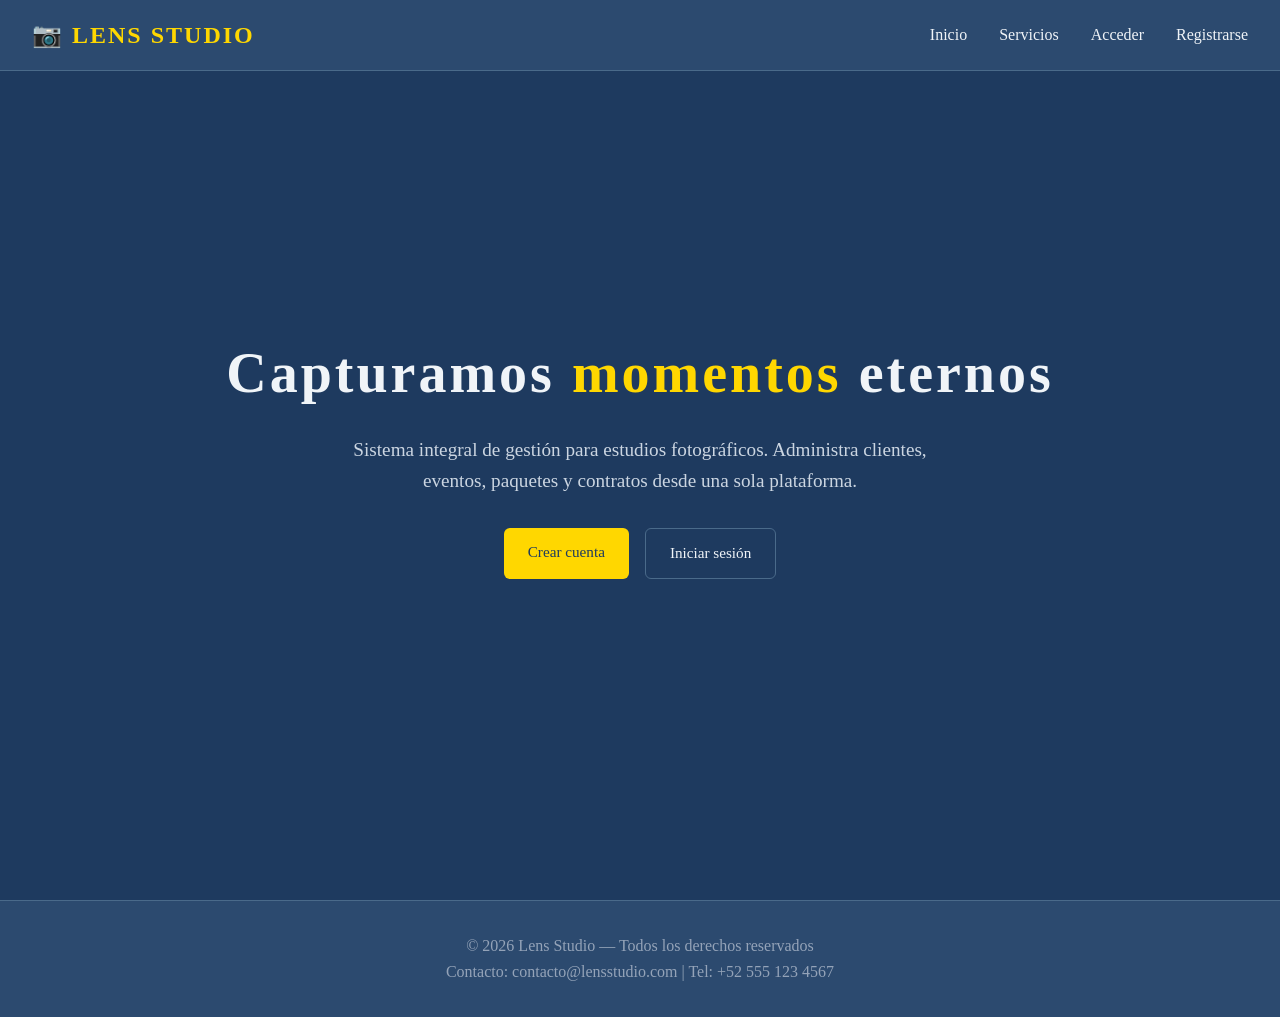
<file: index.html>
<!DOCTYPE html>
<html lang="es">
<head>
    <meta charset="UTF-8">
    <meta name="viewport" content="width=device-width, initial-scale=1.0">
    <title>Lens Studio — Fotografía Profesional</title>
    <link rel="stylesheet" href="css/stylesFoto.css">
</head>
<body>

    <header class="navbar">
        <div class="logo">📷 LENS STUDIO</div>
        <nav>
            <ul>
                <li><a href="index.html">Inicio</a></li>
                <li><a href="#servicios">Servicios</a></li>
                <li><a href="login.html">Acceder</a></li>
                <li><a href="registro.html">Registrarse</a></li>
            </ul>
        </nav>
    </header>

    <section class="hero">
        <h1>Capturamos <span>momentos</span> eternos</h1>
        <p>Sistema integral de gestión para estudios fotográficos. Administra clientes, eventos, paquetes y contratos desde una sola plataforma.</p>
        <div class="hero-buttons">
            <a href="./pages/registro.html" class="btn btn-primary">Crear cuenta</a>
            <a href="./pages/login.html" class="btn btn-secondary">Iniciar sesión</a>
        </div>
    </section>

    <footer>
        <p>© 2026 Lens Studio — Todos los derechos reservados</p>
        <p>Contacto: contacto@lensstudio.com | Tel: +52 555 123 4567</p>
    </footer>

</body>
</html>
</file>
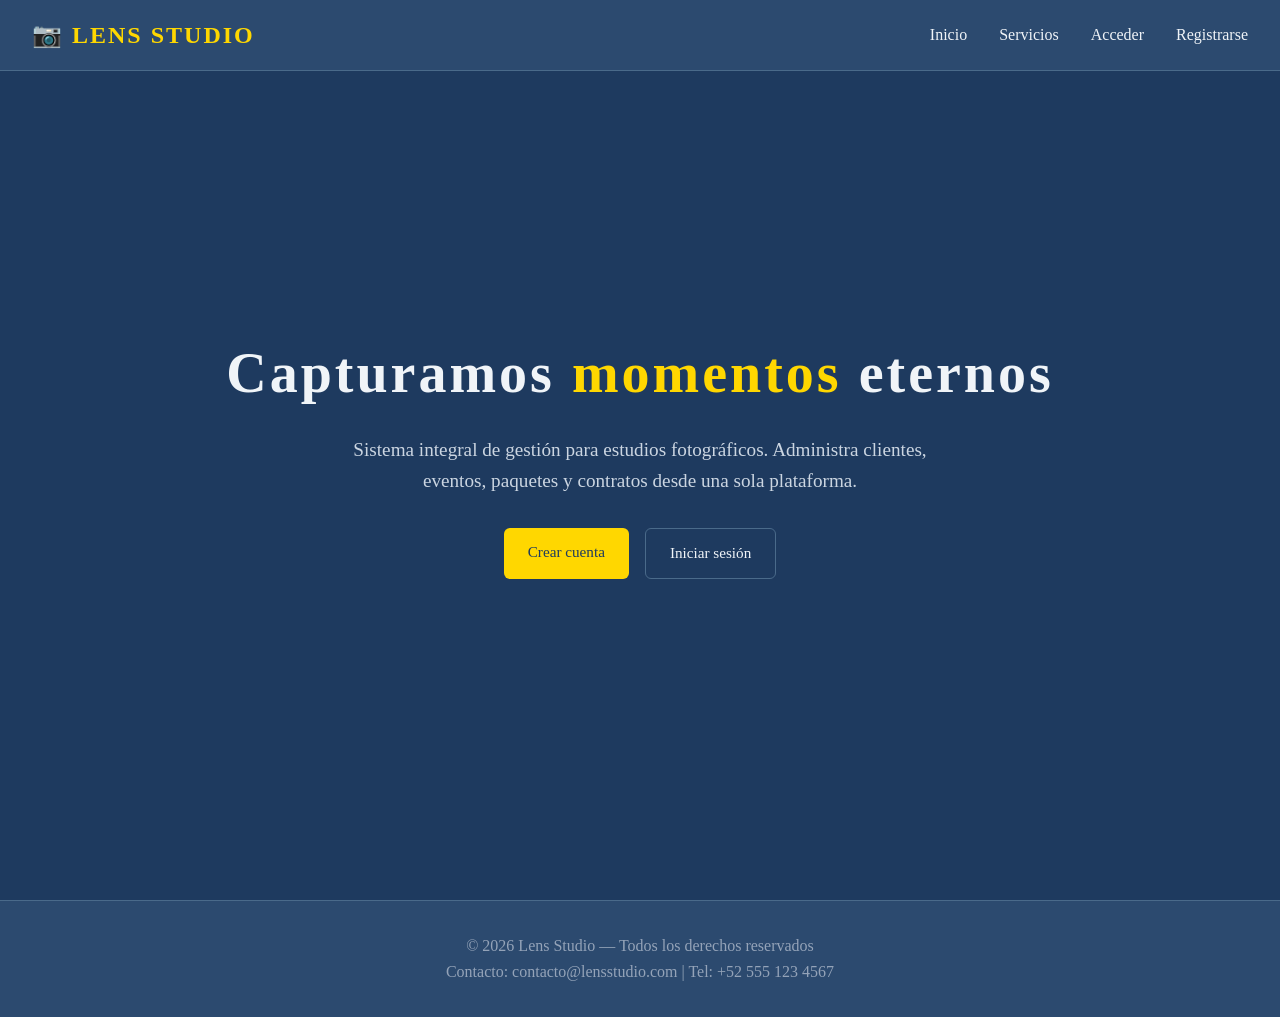
<file: indexFotografias.html>
<!DOCTYPE html>
<html lang="es">
<head>
    <meta charset="UTF-8">
    <meta name="viewport" content="width=device-width, initial-scale=1.0">
    <title>Lens Studio — Fotografía Profesional</title>
    <link rel="stylesheet" href="css/stylesFoto.css">
</head>
<body>

    <header class="navbar">
        <div class="logo">📷 LENS STUDIO</div>
        <nav>
            <ul>
                <li><a href="index.html">Inicio</a></li>
                <li><a href="#servicios">Servicios</a></li>
                <li><a href="login.html">Acceder</a></li>
                <li><a href="registro.html">Registrarse</a></li>
            </ul>
        </nav>
    </header>

    <section class="hero">
        <h1>Capturamos <span>momentos</span> eternos</h1>
        <p>Sistema integral de gestión para estudios fotográficos. Administra clientes, eventos, paquetes y contratos desde una sola plataforma.</p>
        <div class="hero-buttons">
            <a href="registro.html" class="btn btn-primary">Crear cuenta</a>
            <a href="login.html" class="btn btn-secondary">Iniciar sesión</a>
        </div>
    </section>

    <footer>
        <p>© 2026 Lens Studio — Todos los derechos reservados</p>
        <p>Contacto: contacto@lensstudio.com | Tel: +52 555 123 4567</p>
    </footer>

</body>
</html>
</file>
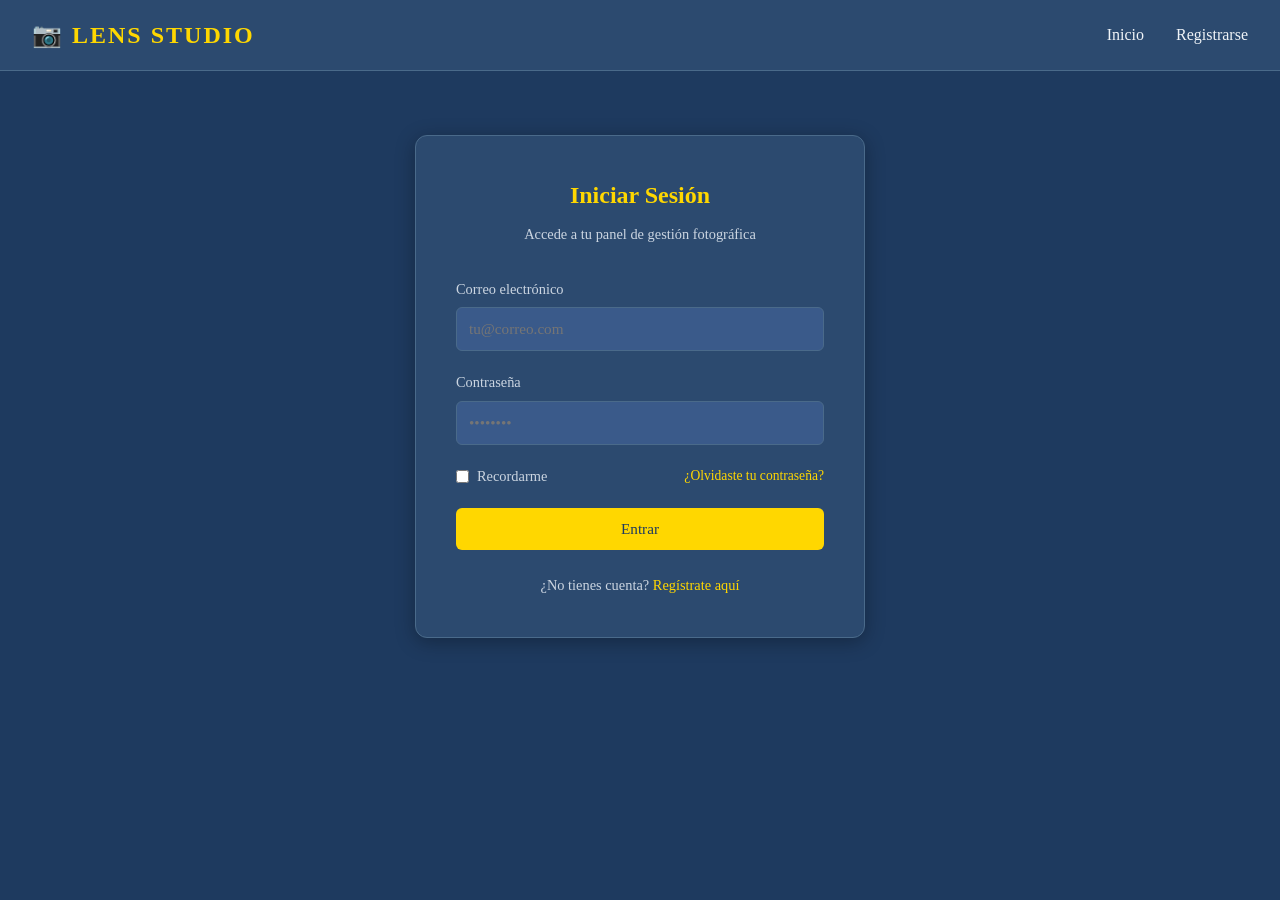
<file: login.html>
<!DOCTYPE html>
<html lang="es">
<head>
    <meta charset="UTF-8">
    <title>Iniciar Sesión — Lens Studio</title>
    <link rel="stylesheet" href="css/stylesFoto.css">
</head>
<body>

    <header class="navbar">
        <div class="logo">📷 LENS STUDIO</div>
        <nav>
            <ul>
                <li><a href="index.html">Inicio</a></li>
                <li><a href="registro.html">Registrarse</a></li>
            </ul>
        </nav>
    </header>

    <div class="form-container">
        <h2>Iniciar Sesión</h2>
        <p class="subtitle">Accede a tu panel de gestión fotográfica</p>

        <form action="panel.html" method="GET">
            <div class="form-group">
                <label for="email">Correo electrónico</label>
                <input type="email" id="email" name="email" placeholder="tu@correo.com" required>
            </div>

            <div class="form-group">
                <label for="password">Contraseña</label>
                <input type="password" id="password" name="password" placeholder="••••••••" required>
            </div>

            <div class="form-group" style="display:flex; justify-content:space-between; align-items:center;">
                <label style="display:flex; align-items:center; gap:0.5rem; margin:0;">
                    <input type="checkbox" style="width:auto;"> Recordarme
                </label>
                <a href="recuperar.html" style="font-size:0.85rem;">¿Olvidaste tu contraseña?</a>
            </div>

            <button type="submit" class="btn btn-primary" style="width:100%;">Entrar</button>
        </form>

        <p class="form-footer">
            ¿No tienes cuenta? <a href="registro.html">Regístrate aquí</a>
        </p>
    </div>

</body>
</html>
</file>
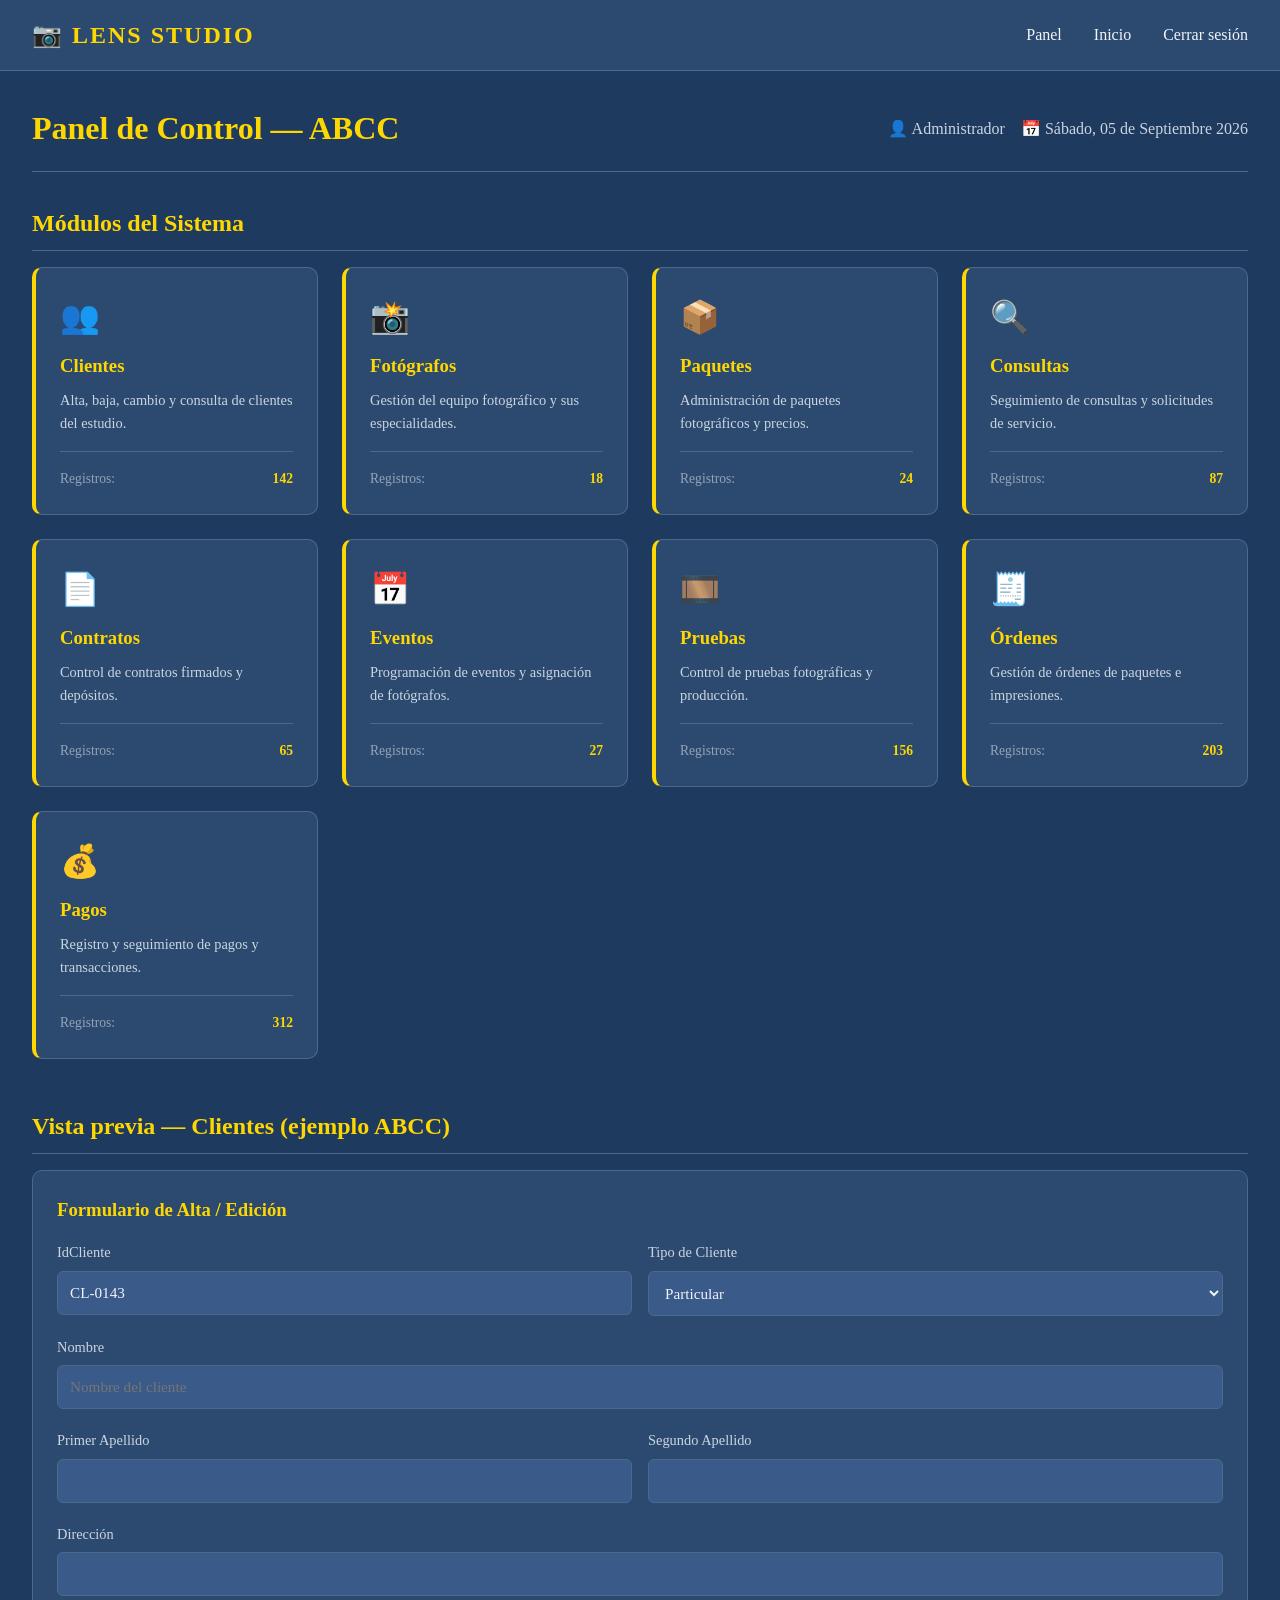
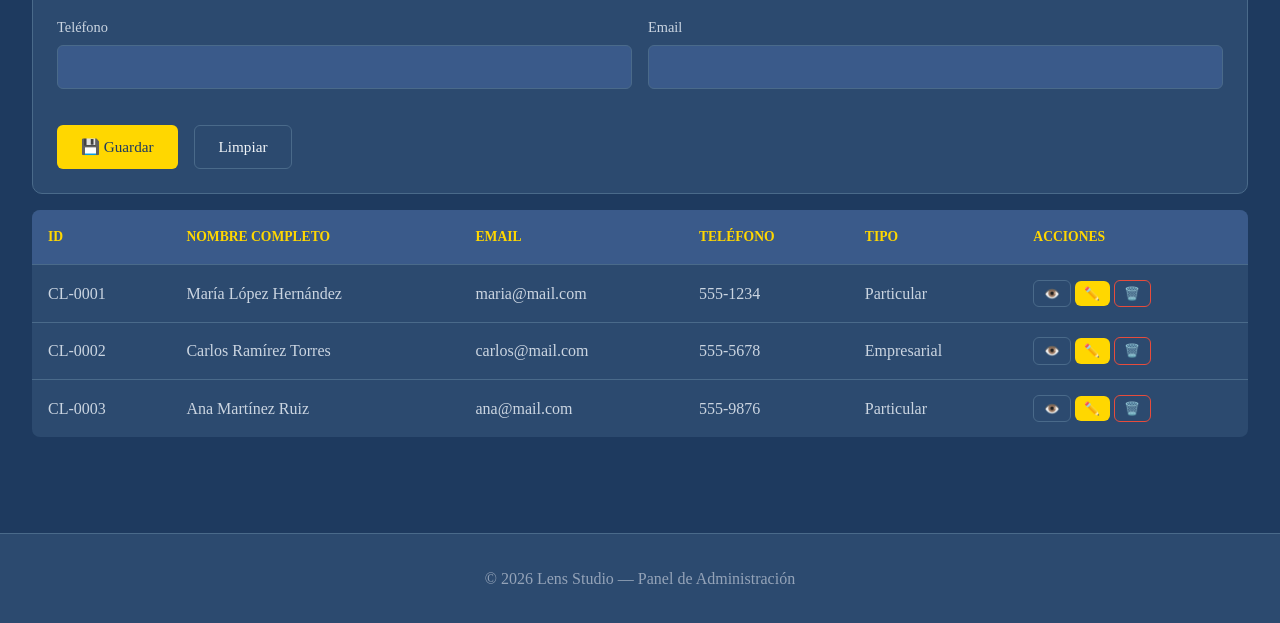
<file: panel.html>
<!DOCTYPE html>
<html lang="es">
<head>
    <meta charset="UTF-8">
    <title>Panel ABCC — Lens Studio</title>
    <link rel="stylesheet" href="css/stylesFoto.css">
</head>
<body>

    <header class="navbar">
        <div class="logo">📷 LENS STUDIO</div>
        <nav>
            <ul>
                <li><a href="panel.html">Panel</a></li>
                <li><a href="index.html">Inicio</a></li>
                <li><a href="login.html">Cerrar sesión</a></li>
            </ul>
        </nav>
    </header>

    <div class="panel-container">

        <div class="panel-header">
            <h1>Panel de Control — ABCC</h1>
            <div class="user-info">
                <span>👤 Administrador</span>
                <span>📅 Sábado, 05 de Septiembre 2026</span>
            </div>
        </div>

        <h2 class="section-title">Módulos del Sistema</h2>

        <div class="modules-grid">
            <div class="module-card">
                <div class="module-icon">👥</div>
                <h3>Clientes</h3>
                <p>Alta, baja, cambio y consulta de clientes del estudio.</p>
                <div class="stats">
                    <span>Registros:</span>
                    <span>142</span>
                </div>
            </div>

            <div class="module-card">
                <div class="module-icon">📸</div>
                <h3>Fotógrafos</h3>
                <p>Gestión del equipo fotográfico y sus especialidades.</p>
                <div class="stats">
                    <span>Registros:</span>
                    <span>18</span>
                </div>
            </div>

            <div class="module-card">
                <div class="module-icon">📦</div>
                <h3>Paquetes</h3>
                <p>Administración de paquetes fotográficos y precios.</p>
                <div class="stats">
                    <span>Registros:</span>
                    <span>24</span>
                </div>
            </div>

            <div class="module-card">
                <div class="module-icon">🔍</div>
                <h3>Consultas</h3>
                <p>Seguimiento de consultas y solicitudes de servicio.</p>
                <div class="stats">
                    <span>Registros:</span>
                    <span>87</span>
                </div>
            </div>

            <div class="module-card">
                <div class="module-icon">📄</div>
                <h3>Contratos</h3>
                <p>Control de contratos firmados y depósitos.</p>
                <div class="stats">
                    <span>Registros:</span>
                    <span>65</span>
                </div>
            </div>

            <div class="module-card">
                <div class="module-icon">📅</div>
                <h3>Eventos</h3>
                <p>Programación de eventos y asignación de fotógrafos.</p>
                <div class="stats">
                    <span>Registros:</span>
                    <span>27</span>
                </div>
            </div>

            <div class="module-card">
                <div class="module-icon">🎞️</div>
                <h3>Pruebas</h3>
                <p>Control de pruebas fotográficas y producción.</p>
                <div class="stats">
                    <span>Registros:</span>
                    <span>156</span>
                </div>
            </div>

            <div class="module-card">
                <div class="module-icon">🧾</div>
                <h3>Órdenes</h3>
                <p>Gestión de órdenes de paquetes e impresiones.</p>
                <div class="stats">
                    <span>Registros:</span>
                    <span>203</span>
                </div>
            </div>

            <div class="module-card">
                <div class="module-icon">💰</div>
                <h3>Pagos</h3>
                <p>Registro y seguimiento de pagos y transacciones.</p>
                <div class="stats">
                    <span>Registros:</span>
                    <span>312</span>
                </div>
            </div>
        </div>

        <h2 class="section-title">Vista previa — Clientes (ejemplo ABCC)</h2>

        <div style="background:var(--bg-secondary); padding:1.5rem; border-radius:10px; margin-bottom:1rem; border:1px solid var(--border);">
            <h3 style="color:var(--accent); margin-bottom:1rem;">Formulario de Alta / Edición</h3>
            <form>
                <div class="form-row">
                    <div class="form-group">
                        <label>IdCliente</label>
                        <input type="text" value="CL-0143" readonly>
                    </div>
                    <div class="form-group">
                        <label>Tipo de Cliente</label>
                        <select>
                            <option>Particular</option>
                            <option>Empresarial</option>
                            <option>Corporativo</option>
                        </select>
                    </div>
                </div>
                <div class="form-group">
                    <label>Nombre</label>
                    <input type="text" placeholder="Nombre del cliente">
                </div>
                <div class="form-row">
                    <div class="form-group">
                        <label>Primer Apellido</label>
                        <input type="text">
                    </div>
                    <div class="form-group">
                        <label>Segundo Apellido</label>
                        <input type="text">
                    </div>
                </div>
                <div class="form-group">
                    <label>Dirección</label>
                    <input type="text">
                </div>
                <div class="form-row">
                    <div class="form-group">
                        <label>Teléfono</label>
                        <input type="tel">
                    </div>
                    <div class="form-group">
                        <label>Email</label>
                        <input type="email">
                    </div>
                </div>
                <div style="display:flex; gap:1rem; margin-top:1rem;">
                    <button type="button" class="btn btn-primary">💾 Guardar</button>
                    <button type="reset" class="btn btn-secondary">Limpiar</button>
                </div>
            </form>
        </div>

        <table class="data-table">
            <thead>
                <tr>
                    <th>ID</th>
                    <th>Nombre completo</th>
                    <th>Email</th>
                    <th>Teléfono</th>
                    <th>Tipo</th>
                    <th>Acciones</th>
                </tr>
            </thead>
            <tbody>
                <tr>
                    <td>CL-0001</td>
                    <td>María López Hernández</td>
                    <td>maria@mail.com</td>
                    <td>555-1234</td>
                    <td>Particular</td>
                    <td>
                        <button class="btn btn-secondary" style="padding:0.3rem 0.6rem; font-size:0.8rem;">👁️</button>
                        <button class="btn btn-primary" style="padding:0.3rem 0.6rem; font-size:0.8rem;">✏️</button>
                        <button class="btn btn-secondary" style="padding:0.3rem 0.6rem; font-size:0.8rem; border-color:#e74c3c; color:#e74c3c;">🗑️</button>
                    </td>
                </tr>
                <tr>
                    <td>CL-0002</td>
                    <td>Carlos Ramírez Torres</td>
                    <td>carlos@mail.com</td>
                    <td>555-5678</td>
                    <td>Empresarial</td>
                    <td>
                        <button class="btn btn-secondary" style="padding:0.3rem 0.6rem; font-size:0.8rem;">👁️</button>
                        <button class="btn btn-primary" style="padding:0.3rem 0.6rem; font-size:0.8rem;">✏️</button>
                        <button class="btn btn-secondary" style="padding:0.3rem 0.6rem; font-size:0.8rem; border-color:#e74c3c; color:#e74c3c;">🗑️</button>
                    </td>
                </tr>
                <tr>
                    <td>CL-0003</td>
                    <td>Ana Martínez Ruiz</td>
                    <td>ana@mail.com</td>
                    <td>555-9876</td>
                    <td>Particular</td>
                    <td>
                        <button class="btn btn-secondary" style="padding:0.3rem 0.6rem; font-size:0.8rem;">👁️</button>
                        <button class="btn btn-primary" style="padding:0.3rem 0.6rem; font-size:0.8rem;">✏️</button>
                        <button class="btn btn-secondary" style="padding:0.3rem 0.6rem; font-size:0.8rem; border-color:#e74c3c; color:#e74c3c;">🗑️</button>
                    </td>
                </tr>
            </tbody>
        </table>

    </div>

    <footer>
        <p>© 2026 Lens Studio — Panel de Administración</p>
    </footer>

</body>
</html>
</file>
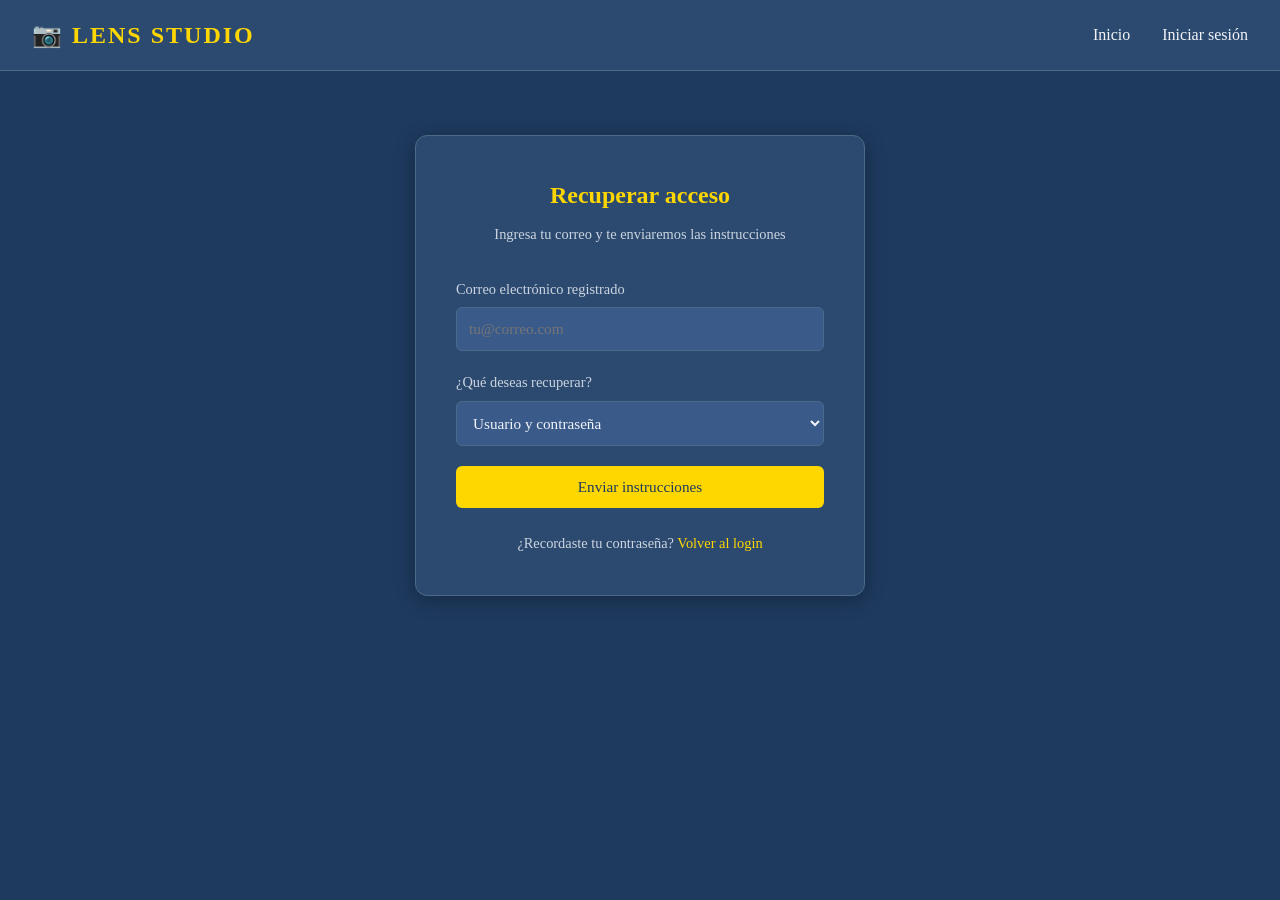
<file: recuperar.html>
<!DOCTYPE html>
<html lang="es">
<head>
    <meta charset="UTF-8">
    <title>Recuperar acceso — Lens Studio</title>
    <link rel="stylesheet" href="css/stylesFoto.css">
</head>
<body>

    <header class="navbar">
        <div class="logo">📷 LENS STUDIO</div>
        <nav>
            <ul>
                <li><a href="index.html">Inicio</a></li>
                <li><a href="login.html">Iniciar sesión</a></li>
            </ul>
        </nav>
    </header>

    <div class="form-container">
        <h2>Recuperar acceso</h2>
        <p class="subtitle">Ingresa tu correo y te enviaremos las instrucciones</p>

        <form action="login.html" method="GET">
            <div class="form-group">
                <label for="email">Correo electrónico registrado</label>
                <input type="email" id="email" placeholder="tu@correo.com" required>
            </div>

            <div class="form-group">
                <label for="opcion">¿Qué deseas recuperar?</label>
                <select id="opcion" required>
                    <option value="ambos">Usuario y contraseña</option>
                    <option value="usuario">Solo usuario</option>
                    <option value="password">Solo contraseña</option>
                </select>
            </div>

            <button type="submit" class="btn btn-primary" style="width:100%;">Enviar instrucciones</button>
        </form>

        <p class="form-footer">
            ¿Recordaste tu contraseña? <a href="login.html">Volver al login</a>
        </p>
    </div>

</body>
</html>
</file>
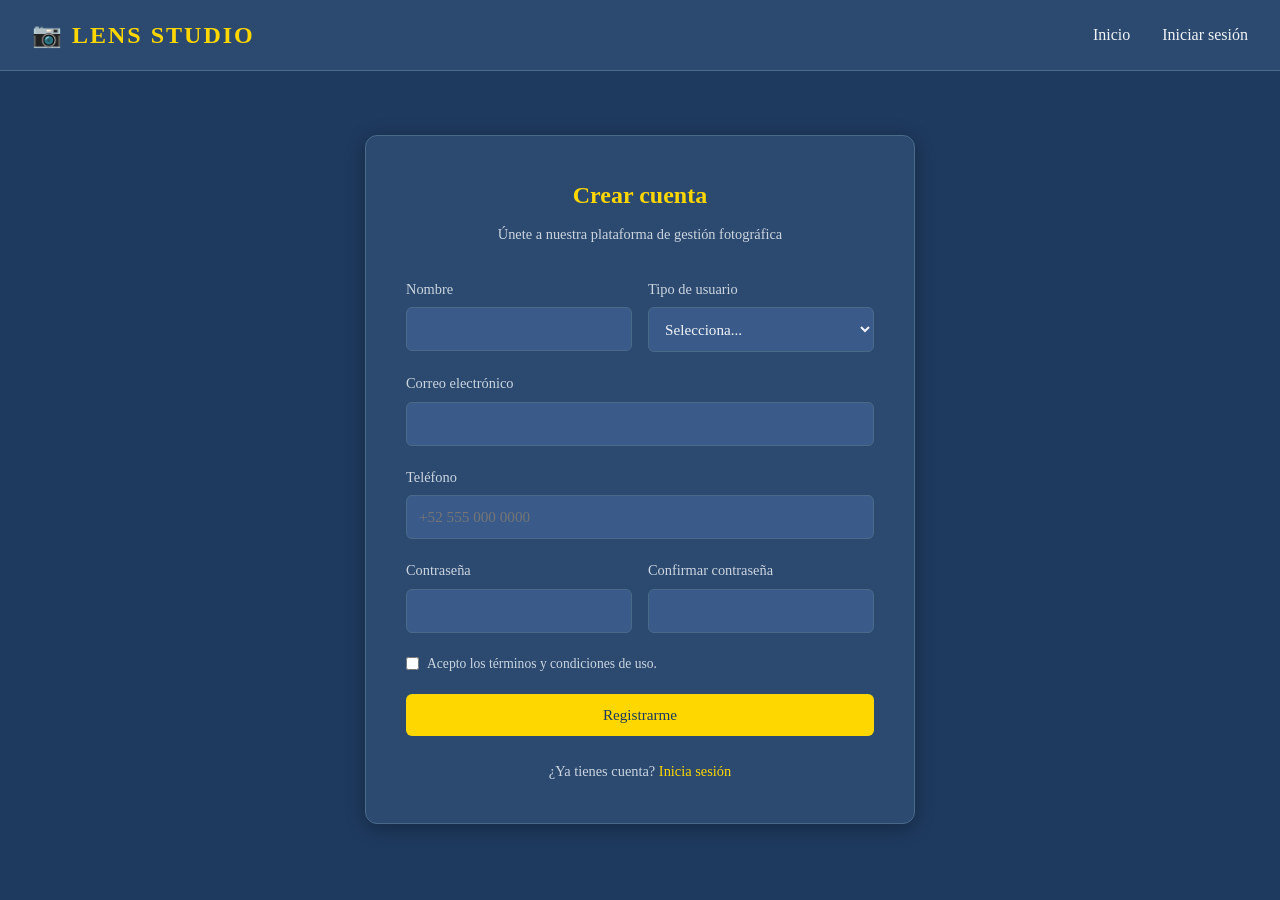
<file: registro.html>
<!DOCTYPE html>
<html lang="es">
<head>
    <meta charset="UTF-8">
    <title>Registro — Lens Studio</title>
    <link rel="stylesheet" href="css/stylesFoto.css">
</head>
<body>

    <header class="navbar">
        <div class="logo">📷 LENS STUDIO</div>
        <nav>
            <ul>
                <li><a href="index.html">Inicio</a></li>
                <li><a href="login.html">Iniciar sesión</a></li>
            </ul>
        </nav>
    </header>

    <div class="form-container" style="max-width:550px;">
        <h2>Crear cuenta</h2>
        <p class="subtitle">Únete a nuestra plataforma de gestión fotográfica</p>

        <form action="login.html" method="GET">
            <div class="form-row">
                <div class="form-group">
                    <label for="nombre">Nombre</label>
                    <input type="text" id="nombre" required>
                </div>
                <div class="form-group">
                    <label for="tipo">Tipo de usuario</label>
                    <select id="tipo" required>
                        <option value="">Selecciona...</option>
                        <option value="cliente">Cliente</option>
                        <option value="fotografo">Fotógrafo</option>
                        <option value="admin">Administrador</option>
                    </select>
                </div>
            </div>

            <div class="form-group">
                <label for="email">Correo electrónico</label>
                <input type="email" id="email" required>
            </div>

            <div class="form-group">
                <label for="telefono">Teléfono</label>
                <input type="tel" id="telefono" placeholder="+52 555 000 0000" required>
            </div>

            <div class="form-row">
                <div class="form-group">
                    <label for="password">Contraseña</label>
                    <input type="password" id="password" required>
                </div>
                <div class="form-group">
                    <label for="password2">Confirmar contraseña</label>
                    <input type="password" id="password2" required>
                </div>
            </div>

            <div class="form-group">
                <label style="display:flex; align-items:flex-start; gap:0.5rem; margin:0;">
                    <input type="checkbox" style="width:auto; margin-top:4px;" required>
                    <span style="font-size:0.85rem;">Acepto los términos y condiciones de uso.</span>
                </label>
            </div>

            <button type="submit" class="btn btn-primary" style="width:100%;">Registrarme</button>
        </form>

        <p class="form-footer">
            ¿Ya tienes cuenta? <a href="login.html">Inicia sesión</a>
        </p>
    </div>

</body>
</html>
</file>
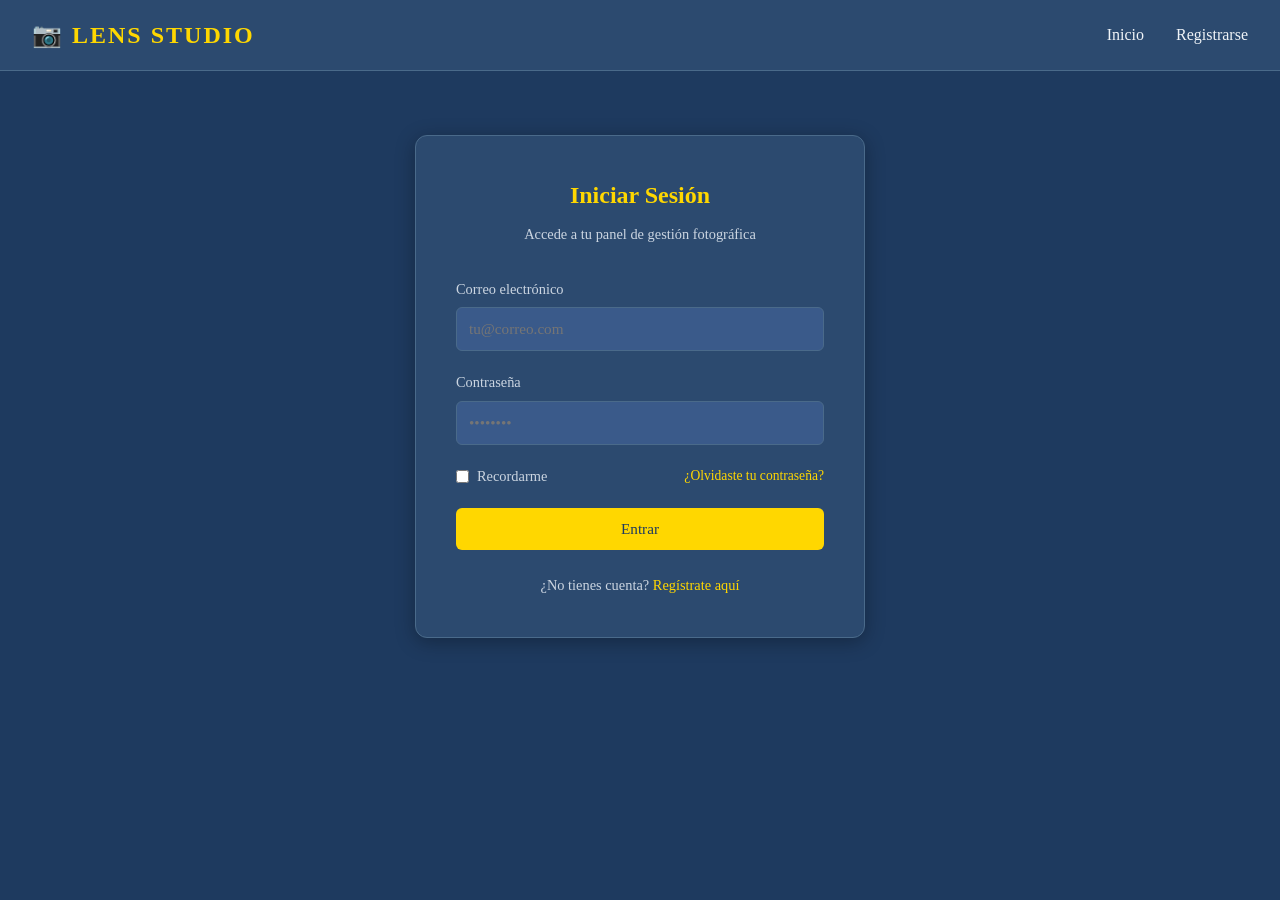
<file: pages/login.html>
<!DOCTYPE html>
<html lang="es">
<head>
    <meta charset="UTF-8">
    <title>Iniciar Sesión — Lens Studio</title>
    <link rel="stylesheet" href="../css/stylesFoto.css"></head>
<body>

    <header class="navbar">
        <div class="logo">📷 LENS STUDIO</div>
        <nav>
            <ul>
                <li><a href="index.html">Inicio</a></li>
                <li><a href="registro.html">Registrarse</a></li>
            </ul>
        </nav>
    </header>

    <div class="form-container">
        <h2>Iniciar Sesión</h2>
        <p class="subtitle">Accede a tu panel de gestión fotográfica</p>

        <form action="panel.html" method="GET">
            <div class="form-group">
                <label for="email">Correo electrónico</label>
                <input type="email" id="email" name="email" placeholder="tu@correo.com" required>
            </div>

            <div class="form-group">
                <label for="password">Contraseña</label>
                <input type="password" id="password" name="password" placeholder="••••••••" required>
            </div>

            <div class="form-group" style="display:flex; justify-content:space-between; align-items:center;">
                <label style="display:flex; align-items:center; gap:0.5rem; margin:0;">
                    <input type="checkbox" style="width:auto;"> Recordarme
                </label>
                <a href="recuperar.html" style="font-size:0.85rem;">¿Olvidaste tu contraseña?</a>
            </div>

            <button type="submit" class="btn btn-primary" style="width:100%;">Entrar</button>
        </form>

        <p class="form-footer">
            ¿No tienes cuenta? <a href="registro.html">Regístrate aquí</a>
        </p>
    </div>

</body>
</html>
</file>
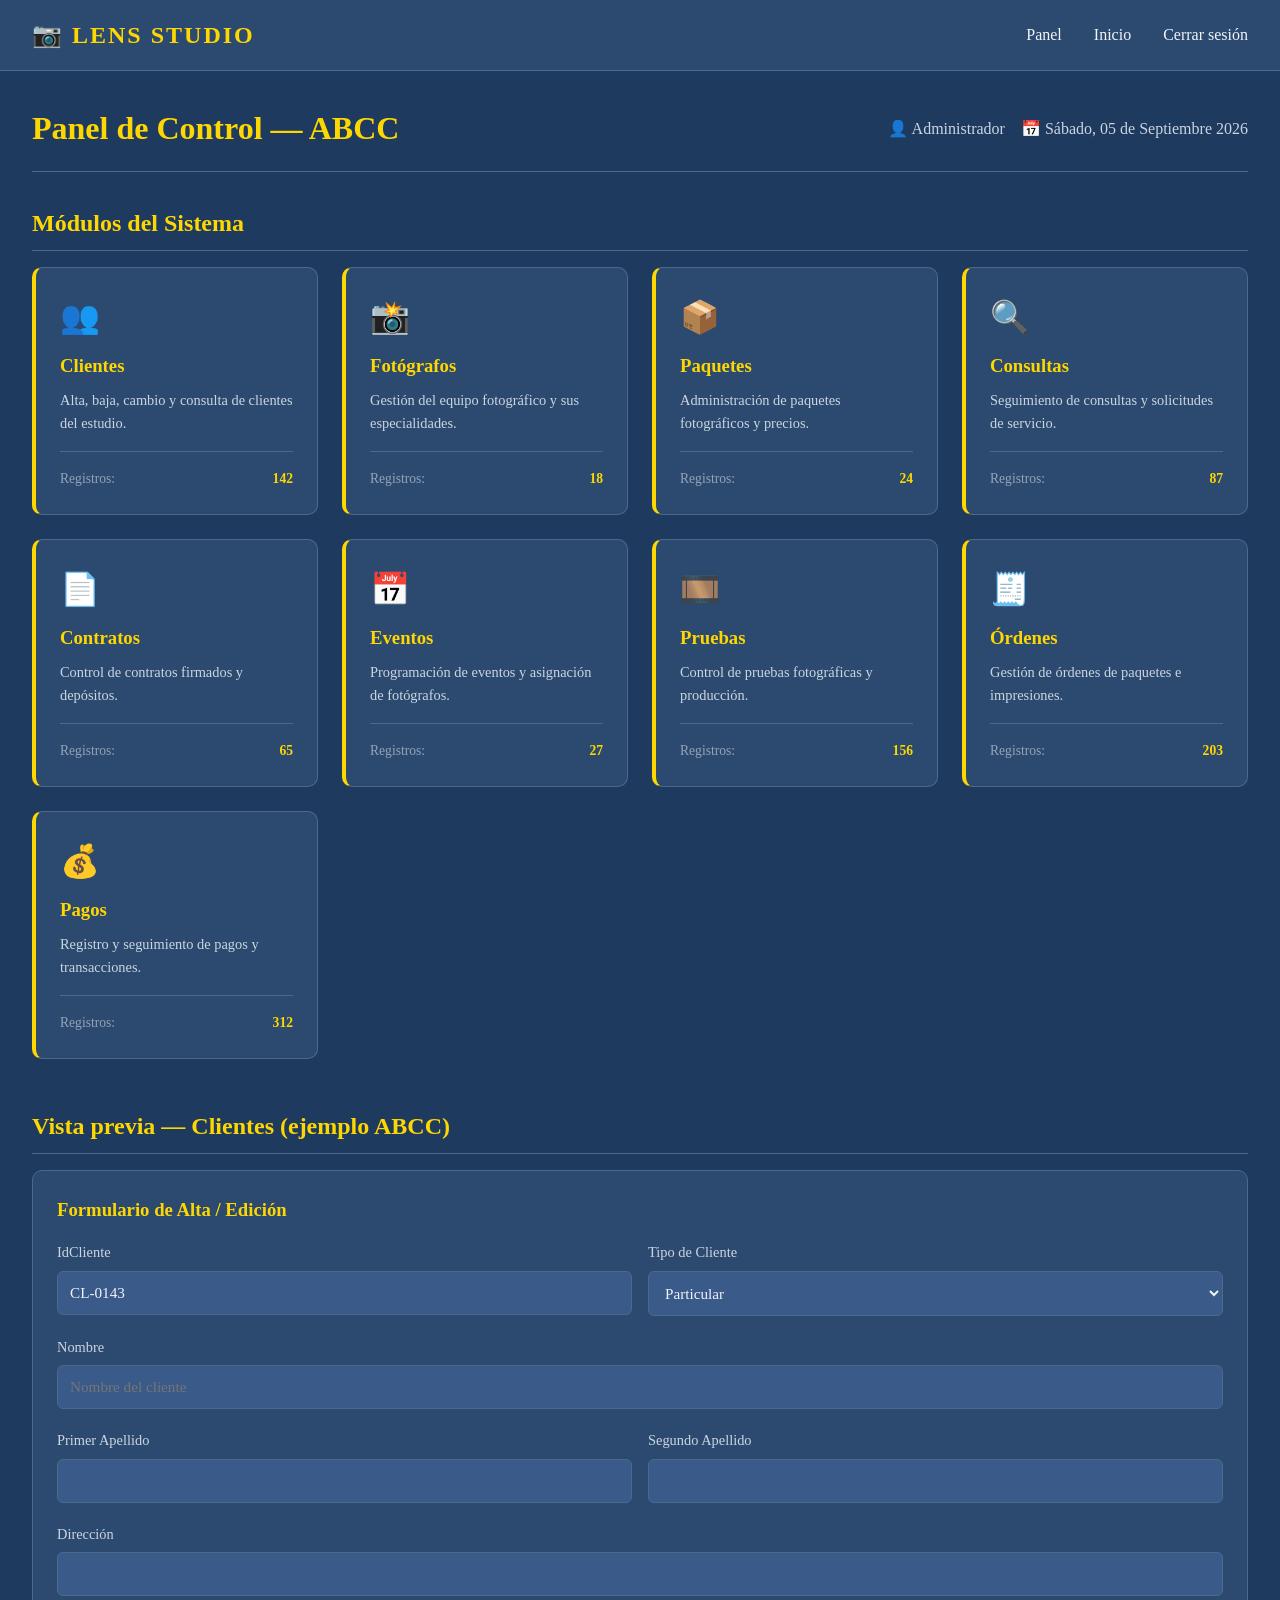
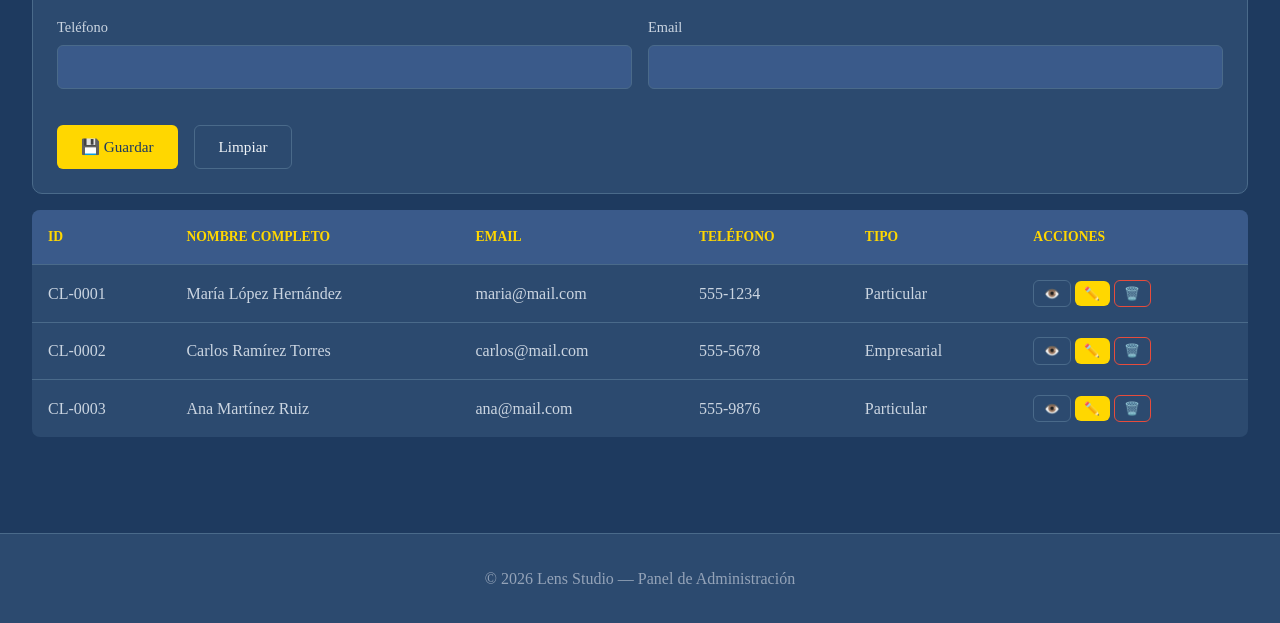
<file: pages/panel.html>
<!DOCTYPE html>
<html lang="es">
<head>
    <meta charset="UTF-8">
    <title>Panel ABCC — Lens Studio</title>
    <link rel="stylesheet" href="../css/stylesFoto.css"></head>
<body>

    <header class="navbar">
        <div class="logo">📷 LENS STUDIO</div>
        <nav>
            <ul>
                <li><a href="panel.html">Panel</a></li>
                <li><a href="index.html">Inicio</a></li>
                <li><a href="login.html">Cerrar sesión</a></li>
            </ul>
        </nav>
    </header>

    <div class="panel-container">

        <div class="panel-header">
            <h1>Panel de Control — ABCC</h1>
            <div class="user-info">
                <span>👤 Administrador</span>
                <span>📅 Sábado, 05 de Septiembre 2026</span>
            </div>
        </div>

        <h2 class="section-title">Módulos del Sistema</h2>

        <div class="modules-grid">
            <div class="module-card">
                <div class="module-icon">👥</div>
                <h3>Clientes</h3>
                <p>Alta, baja, cambio y consulta de clientes del estudio.</p>
                <div class="stats">
                    <span>Registros:</span>
                    <span>142</span>
                </div>
            </div>

            <div class="module-card">
                <div class="module-icon">📸</div>
                <h3>Fotógrafos</h3>
                <p>Gestión del equipo fotográfico y sus especialidades.</p>
                <div class="stats">
                    <span>Registros:</span>
                    <span>18</span>
                </div>
            </div>

            <div class="module-card">
                <div class="module-icon">📦</div>
                <h3>Paquetes</h3>
                <p>Administración de paquetes fotográficos y precios.</p>
                <div class="stats">
                    <span>Registros:</span>
                    <span>24</span>
                </div>
            </div>

            <div class="module-card">
                <div class="module-icon">🔍</div>
                <h3>Consultas</h3>
                <p>Seguimiento de consultas y solicitudes de servicio.</p>
                <div class="stats">
                    <span>Registros:</span>
                    <span>87</span>
                </div>
            </div>

            <div class="module-card">
                <div class="module-icon">📄</div>
                <h3>Contratos</h3>
                <p>Control de contratos firmados y depósitos.</p>
                <div class="stats">
                    <span>Registros:</span>
                    <span>65</span>
                </div>
            </div>

            <div class="module-card">
                <div class="module-icon">📅</div>
                <h3>Eventos</h3>
                <p>Programación de eventos y asignación de fotógrafos.</p>
                <div class="stats">
                    <span>Registros:</span>
                    <span>27</span>
                </div>
            </div>

            <div class="module-card">
                <div class="module-icon">🎞️</div>
                <h3>Pruebas</h3>
                <p>Control de pruebas fotográficas y producción.</p>
                <div class="stats">
                    <span>Registros:</span>
                    <span>156</span>
                </div>
            </div>

            <div class="module-card">
                <div class="module-icon">🧾</div>
                <h3>Órdenes</h3>
                <p>Gestión de órdenes de paquetes e impresiones.</p>
                <div class="stats">
                    <span>Registros:</span>
                    <span>203</span>
                </div>
            </div>

            <div class="module-card">
                <div class="module-icon">💰</div>
                <h3>Pagos</h3>
                <p>Registro y seguimiento de pagos y transacciones.</p>
                <div class="stats">
                    <span>Registros:</span>
                    <span>312</span>
                </div>
            </div>
        </div>

        <h2 class="section-title">Vista previa — Clientes (ejemplo ABCC)</h2>

        <div style="background:var(--bg-secondary); padding:1.5rem; border-radius:10px; margin-bottom:1rem; border:1px solid var(--border);">
            <h3 style="color:var(--accent); margin-bottom:1rem;">Formulario de Alta / Edición</h3>
            <form>
                <div class="form-row">
                    <div class="form-group">
                        <label>IdCliente</label>
                        <input type="text" value="CL-0143" readonly>
                    </div>
                    <div class="form-group">
                        <label>Tipo de Cliente</label>
                        <select>
                            <option>Particular</option>
                            <option>Empresarial</option>
                            <option>Corporativo</option>
                        </select>
                    </div>
                </div>
                <div class="form-group">
                    <label>Nombre</label>
                    <input type="text" placeholder="Nombre del cliente">
                </div>
                <div class="form-row">
                    <div class="form-group">
                        <label>Primer Apellido</label>
                        <input type="text">
                    </div>
                    <div class="form-group">
                        <label>Segundo Apellido</label>
                        <input type="text">
                    </div>
                </div>
                <div class="form-group">
                    <label>Dirección</label>
                    <input type="text">
                </div>
                <div class="form-row">
                    <div class="form-group">
                        <label>Teléfono</label>
                        <input type="tel">
                    </div>
                    <div class="form-group">
                        <label>Email</label>
                        <input type="email">
                    </div>
                </div>
                <div style="display:flex; gap:1rem; margin-top:1rem;">
                    <button type="button" class="btn btn-primary">💾 Guardar</button>
                    <button type="reset" class="btn btn-secondary">Limpiar</button>
                </div>
            </form>
        </div>

        <table class="data-table">
            <thead>
                <tr>
                    <th>ID</th>
                    <th>Nombre completo</th>
                    <th>Email</th>
                    <th>Teléfono</th>
                    <th>Tipo</th>
                    <th>Acciones</th>
                </tr>
            </thead>
            <tbody>
                <tr>
                    <td>CL-0001</td>
                    <td>María López Hernández</td>
                    <td>maria@mail.com</td>
                    <td>555-1234</td>
                    <td>Particular</td>
                    <td>
                        <button class="btn btn-secondary" style="padding:0.3rem 0.6rem; font-size:0.8rem;">👁️</button>
                        <button class="btn btn-primary" style="padding:0.3rem 0.6rem; font-size:0.8rem;">✏️</button>
                        <button class="btn btn-secondary" style="padding:0.3rem 0.6rem; font-size:0.8rem; border-color:#e74c3c; color:#e74c3c;">🗑️</button>
                    </td>
                </tr>
                <tr>
                    <td>CL-0002</td>
                    <td>Carlos Ramírez Torres</td>
                    <td>carlos@mail.com</td>
                    <td>555-5678</td>
                    <td>Empresarial</td>
                    <td>
                        <button class="btn btn-secondary" style="padding:0.3rem 0.6rem; font-size:0.8rem;">👁️</button>
                        <button class="btn btn-primary" style="padding:0.3rem 0.6rem; font-size:0.8rem;">✏️</button>
                        <button class="btn btn-secondary" style="padding:0.3rem 0.6rem; font-size:0.8rem; border-color:#e74c3c; color:#e74c3c;">🗑️</button>
                    </td>
                </tr>
                <tr>
                    <td>CL-0003</td>
                    <td>Ana Martínez Ruiz</td>
                    <td>ana@mail.com</td>
                    <td>555-9876</td>
                    <td>Particular</td>
                    <td>
                        <button class="btn btn-secondary" style="padding:0.3rem 0.6rem; font-size:0.8rem;">👁️</button>
                        <button class="btn btn-primary" style="padding:0.3rem 0.6rem; font-size:0.8rem;">✏️</button>
                        <button class="btn btn-secondary" style="padding:0.3rem 0.6rem; font-size:0.8rem; border-color:#e74c3c; color:#e74c3c;">🗑️</button>
                    </td>
                </tr>
            </tbody>
        </table>

    </div>

    <footer>
        <p>© 2026 Lens Studio — Panel de Administración</p>
    </footer>

</body>
</html>
</file>
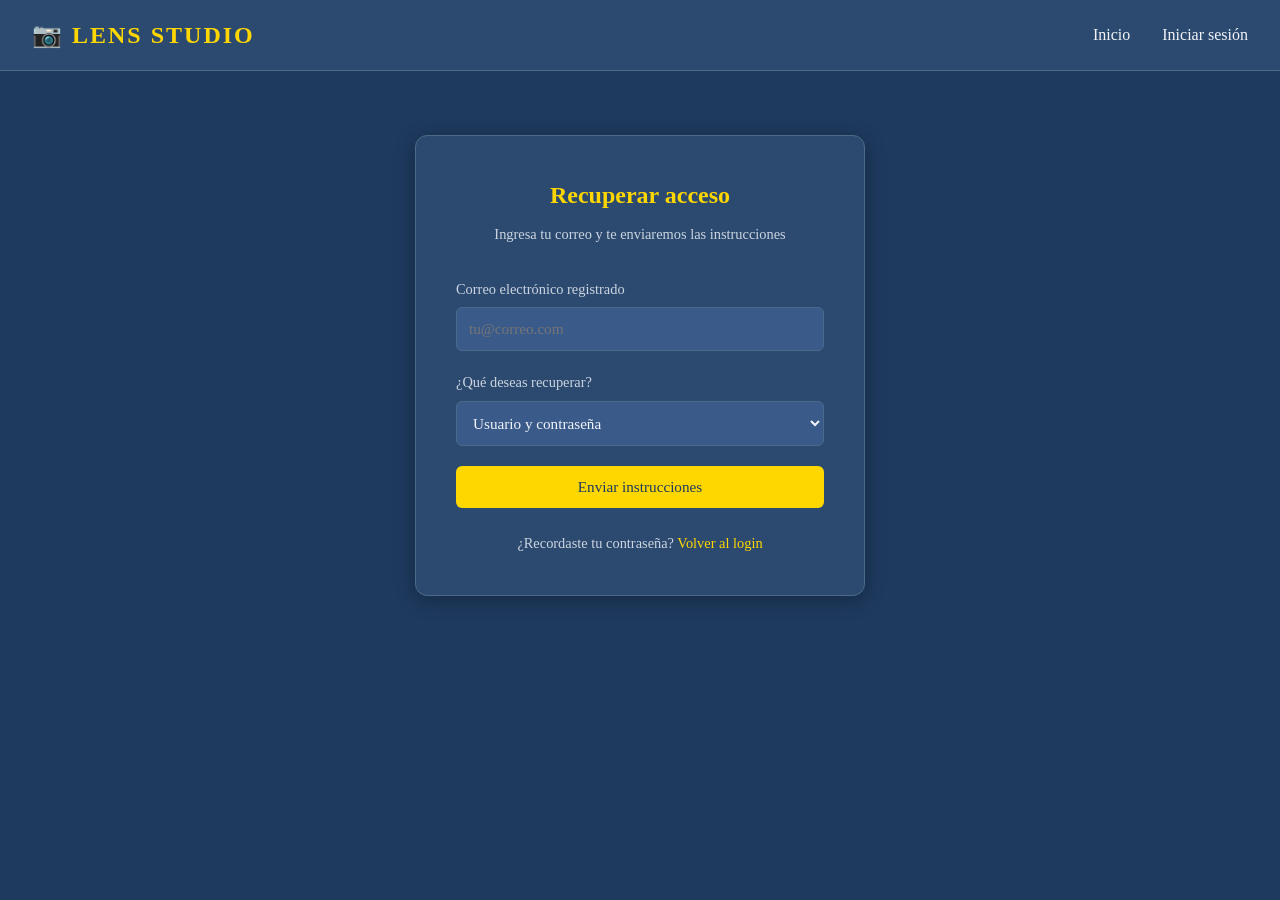
<file: pages/recuperar.html>
<!DOCTYPE html>
<html lang="es">
<head>
    <meta charset="UTF-8">
    <title>Recuperar acceso — Lens Studio</title>
    <link rel="stylesheet" href="../css/stylesFoto.css"><body>

    <header class="navbar">
        <div class="logo">📷 LENS STUDIO</div>
        <nav>
            <ul>
                <li><a href="../index.html">Inicio</a></li>
                <li><a href="./login.html">Iniciar sesión</a></li>
            </ul>
        </nav>
    </header>

    <div class="form-container">
        <h2>Recuperar acceso</h2>
        <p class="subtitle">Ingresa tu correo y te enviaremos las instrucciones</p>

        <form action="login.html" method="GET">
            <div class="form-group">
                <label for="email">Correo electrónico registrado</label>
                <input type="email" id="email" placeholder="tu@correo.com" required>
            </div>

            <div class="form-group">
                <label for="opcion">¿Qué deseas recuperar?</label>
                <select id="opcion" required>
                    <option value="ambos">Usuario y contraseña</option>
                    <option value="usuario">Solo usuario</option>
                    <option value="password">Solo contraseña</option>
                </select>
            </div>

            <button type="submit" class="btn btn-primary" style="width:100%;">Enviar instrucciones</button>
        </form>

        <p class="form-footer">
            ¿Recordaste tu contraseña? <a href="./login.html">Volver al login</a>
        </p>
    </div>

</body>
</html>
</file>
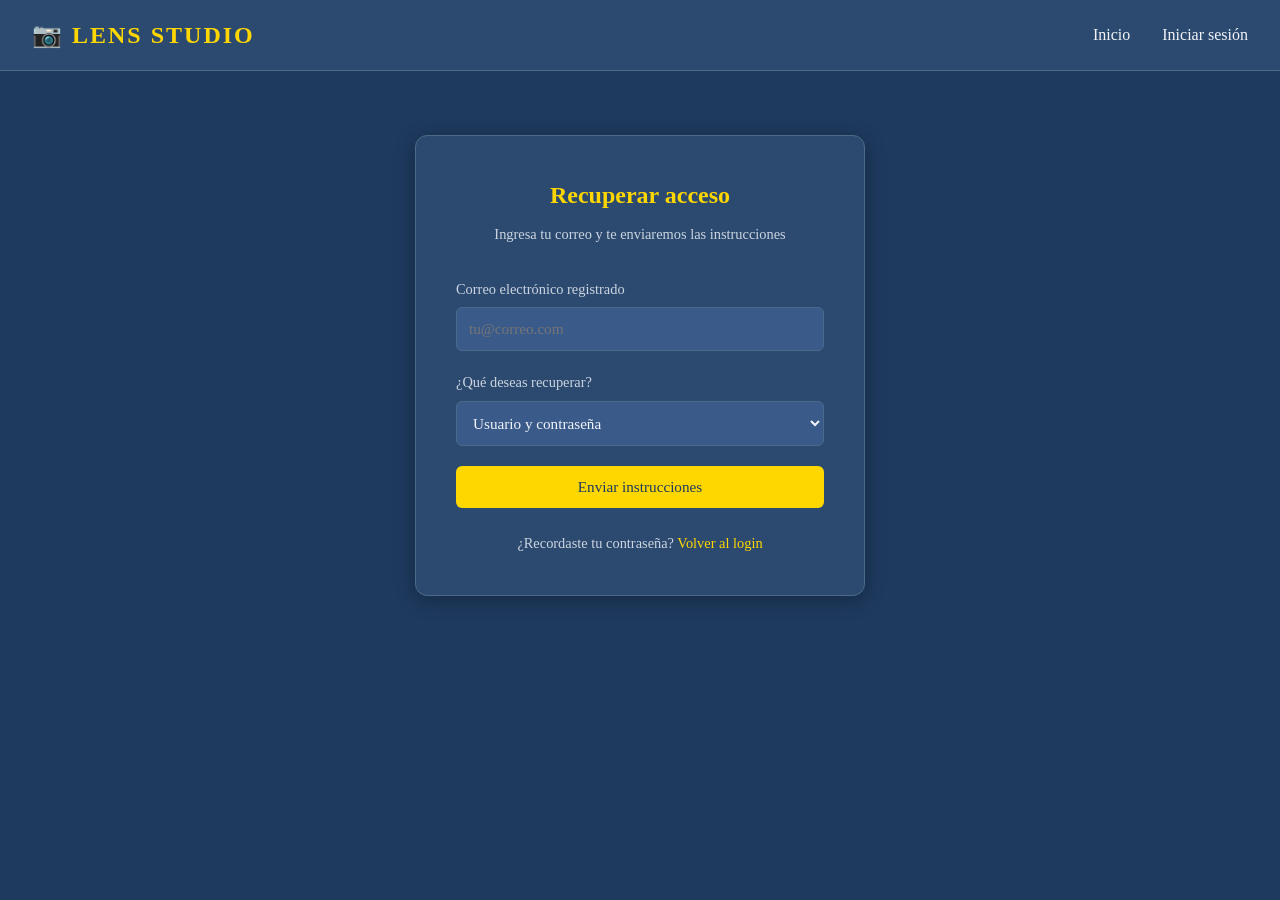
<file: pages/registro.html>
<!DOCTYPE html>
<html lang="es">
<head>
    <meta charset="UTF-8">
    <title>Recuperar acceso — Lens Studio</title>
    <link rel="stylesheet" href="../css/stylesFoto.css">
</head>
<body>

    <header class="navbar">
        <div class="logo">📷 LENS STUDIO</div>
        <nav>
            <ul>
                <li><a href="index.html">Inicio</a></li>
                <li><a href="login.html">Iniciar sesión</a></li>
            </ul>
        </nav>
    </header>

    <div class="form-container">
        <h2>Recuperar acceso</h2>
        <p class="subtitle">Ingresa tu correo y te enviaremos las instrucciones</p>

        <form action="login.html" method="GET">
            <div class="form-group">
                <label for="email">Correo electrónico registrado</label>
                <input type="email" id="email" placeholder="tu@correo.com" required>
            </div>

            <div class="form-group">
                <label for="opcion">¿Qué deseas recuperar?</label>
                <select id="opcion" required>
                    <option value="ambos">Usuario y contraseña</option>
                    <option value="usuario">Solo usuario</option>
                    <option value="password">Solo contraseña</option>
                </select>
            </div>

            <button type="submit" class="btn btn-primary" style="width:100%;">Enviar instrucciones</button>
        </form>

        <p class="form-footer">
            ¿Recordaste tu contraseña? <a href="login.html">Volver al login</a>
        </p>
    </div>

</body>
</html>
</file>
<file: css/stylesFoto.css>
* {
    margin: 0;
    padding: 0;
    box-sizing: border-box;
    font-family: 'Times New Roman', Times, serif;
}

:root {
    --bg-primary: #1e3a5f;
    --bg-secondary: #2c4a6f;
    --bg-tertiary: #3a5a8a;
    --accent: #ffd700;
    --accent-hover: #ffe066;
    --text-primary: #f0f4f8;
    --text-secondary: #cbd5e1;
    --text-muted: #94a3b8;
    --border: #4a6a8a;
    --shadow: 0 4px 20px rgba(0,0,0,0.3);
}

body {
    background: var(--bg-primary);
    color: var(--text-primary);
    min-height: 100vh;
    line-height: 1.6;
}

a { color: var(--accent); text-decoration: none; }
a:hover { color: var(--accent-hover); }

/* NAVBAR */
.navbar {
    background: var(--bg-secondary);
    padding: 1rem 2rem;
    display: flex;
    justify-content: space-between;
    align-items: center;
    border-bottom: 1px solid var(--border);
    position: sticky;
    top: 0;
    z-index: 100;
}

.navbar .logo {
    font-size: 1.5rem;
    font-weight: bold;
    color: var(--accent);
    letter-spacing: 2px;
}

.navbar nav ul {
    list-style: none;
    display: flex;
    gap: 2rem;
}

.navbar nav a {
    color: var(--text-primary);
    transition: color 0.3s;
}

.navbar nav a:hover { color: var(--accent); }

/* BOTONES */
.btn {
    padding: 0.75rem 1.5rem;
    border: none;
    border-radius: 6px;
    cursor: pointer;
    font-size: 0.95rem;
    font-weight: 500;
    transition: all 0.3s;
    display: inline-block;
    text-align: center;
}

.btn-primary { background: var(--accent); color: var(--bg-primary); }
.btn-primary:hover { background: var(--accent-hover); }

.btn-secondary {
    background: transparent;
    color: var(--text-primary);
    border: 1px solid var(--border);
}
.btn-secondary:hover { border-color: var(--accent); color: var(--accent); }

/* FORMULARIOS */
.form-container {
    max-width: 450px;
    margin: 4rem auto;
    background: var(--bg-secondary);
    padding: 2.5rem;
    border-radius: 12px;
    box-shadow: var(--shadow);
    border: 1px solid var(--border);
}

.form-container h2 {
    color: var(--accent);
    margin-bottom: 0.5rem;
    text-align: center;
}

.form-container .subtitle {
    color: var(--text-secondary);
    text-align: center;
    margin-bottom: 2rem;
    font-size: 0.9rem;
}

.form-group { margin-bottom: 1.25rem; }

.form-group label {
    display: block;
    margin-bottom: 0.4rem;
    color: var(--text-secondary);
    font-size: 0.9rem;
}

.form-group input,
.form-group select,
.form-group textarea {
    width: 100%;
    padding: 0.75rem;
    background: var(--bg-tertiary);
    border: 1px solid var(--border);
    border-radius: 6px;
    color: var(--text-primary);
    font-size: 0.95rem;
}

.form-group input:focus,
.form-group select:focus {
    outline: none;
    border-color: var(--accent);
}

.form-footer {
    text-align: center;
    margin-top: 1.5rem;
    color: var(--text-secondary);
    font-size: 0.9rem;
}

.form-row {
    display: grid;
    grid-template-columns: 1fr 1fr;
    gap: 1rem;
}

/* LANDING */
.hero {
    min-height: 85vh;
    display: flex;
    flex-direction: column;
    justify-content: center;
    align-items: center;
    text-align: center;
    padding: 2rem;
    background: var(--bg-primary);
}

.hero h1 {
    font-size: 3.5rem;
    margin-bottom: 1rem;
    letter-spacing: 3px;
}

.hero h1 span { color: var(--accent); }

.hero p {
    font-size: 1.2rem;
    color: var(--text-secondary);
    max-width: 600px;
    margin-bottom: 2rem;
}

.hero-buttons { display: flex; gap: 1rem; }

.features {
    display: grid;
    grid-template-columns: repeat(auto-fit, minmax(280px, 1fr));
    gap: 2rem;
    padding: 4rem 2rem;
    max-width: 1200px;
    margin: 0 auto;
}

.feature-card {
    background: var(--bg-secondary);
    padding: 2rem;
    border-radius: 12px;
    border: 1px solid var(--border);
    text-align: center;
    transition: transform 0.3s;
}

.feature-card:hover { transform: translateY(-5px); }

.feature-card .icon {
    font-size: 2.5rem;
    color: var(--accent);
    margin-bottom: 1rem;
}

.feature-card h3 { margin-bottom: 0.5rem; }
.feature-card p { color: var(--text-secondary); font-size: 0.95rem; }

/* PANEL ABCC */
.panel-container {
    max-width: 1400px;
    margin: 0 auto;
    padding: 2rem;
}

.panel-header {
    display: flex;
    justify-content: space-between;
    align-items: center;
    margin-bottom: 2rem;
    padding-bottom: 1rem;
    border-bottom: 1px solid var(--border);
}

.panel-header h1 { color: var(--accent); }

.user-info {
    display: flex;
    align-items: center;
    gap: 1rem;
    color: var(--text-secondary);
}

.modules-grid {
    display: grid;
    grid-template-columns: repeat(auto-fit, minmax(280px, 1fr));
    gap: 1.5rem;
    margin-bottom: 3rem;
}

.module-card {
    background: var(--bg-secondary);
    padding: 1.5rem;
    border-radius: 10px;
    border: 1px solid var(--border);
    border-left: 4px solid var(--accent);
    cursor: pointer;
    transition: all 0.3s;
}

.module-card:hover {
    transform: translateY(-3px);
    border-color: var(--accent);
}

.module-card .module-icon {
    font-size: 2rem;
    margin-bottom: 0.5rem;
}

.module-card h3 {
    color: var(--accent);
    margin-bottom: 0.5rem;
}

.module-card p {
    color: var(--text-secondary);
    font-size: 0.9rem;
    margin-bottom: 1rem;
}

.module-card .stats {
    display: flex;
    justify-content: space-between;
    padding-top: 1rem;
    border-top: 1px solid var(--border);
    font-size: 0.85rem;
}

.module-card .stats span:first-child { color: var(--text-muted); }
.module-card .stats span:last-child { color: var(--accent); font-weight: bold; }

/* TABLAS */
.data-table {
    width: 100%;
    border-collapse: collapse;
    background: var(--bg-secondary);
    border-radius: 8px;
    overflow: hidden;
    margin-top: 1rem;
}

.data-table thead { background: var(--bg-tertiary); }

.data-table th {
    padding: 1rem;
    text-align: left;
    color: var(--accent);
    font-size: 0.85rem;
    text-transform: uppercase;
}

.data-table td {
    padding: 0.9rem 1rem;
    border-top: 1px solid var(--border);
    color: var(--text-secondary);
}

.data-table tr:hover { background: var(--bg-tertiary); }

.section-title {
    color: var(--accent);
    margin: 2rem 0 1rem;
    padding-bottom: 0.5rem;
    border-bottom: 1px solid var(--border);
}

/* FOOTER */
footer {
    background: var(--bg-secondary);
    padding: 2rem;
    text-align: center;
    color: var(--text-muted);
    border-top: 1px solid var(--border);
    margin-top: 4rem;
}

/* RESPONSIVE */
@media (max-width: 768px) {
    .hero h1 { font-size: 2rem; }
    .form-row { grid-template-columns: 1fr; }
    .navbar nav ul { gap: 1rem; font-size: 0.85rem; }
    .panel-header { flex-direction: column; gap: 1rem; align-items: flex-start; }
}
</file>
